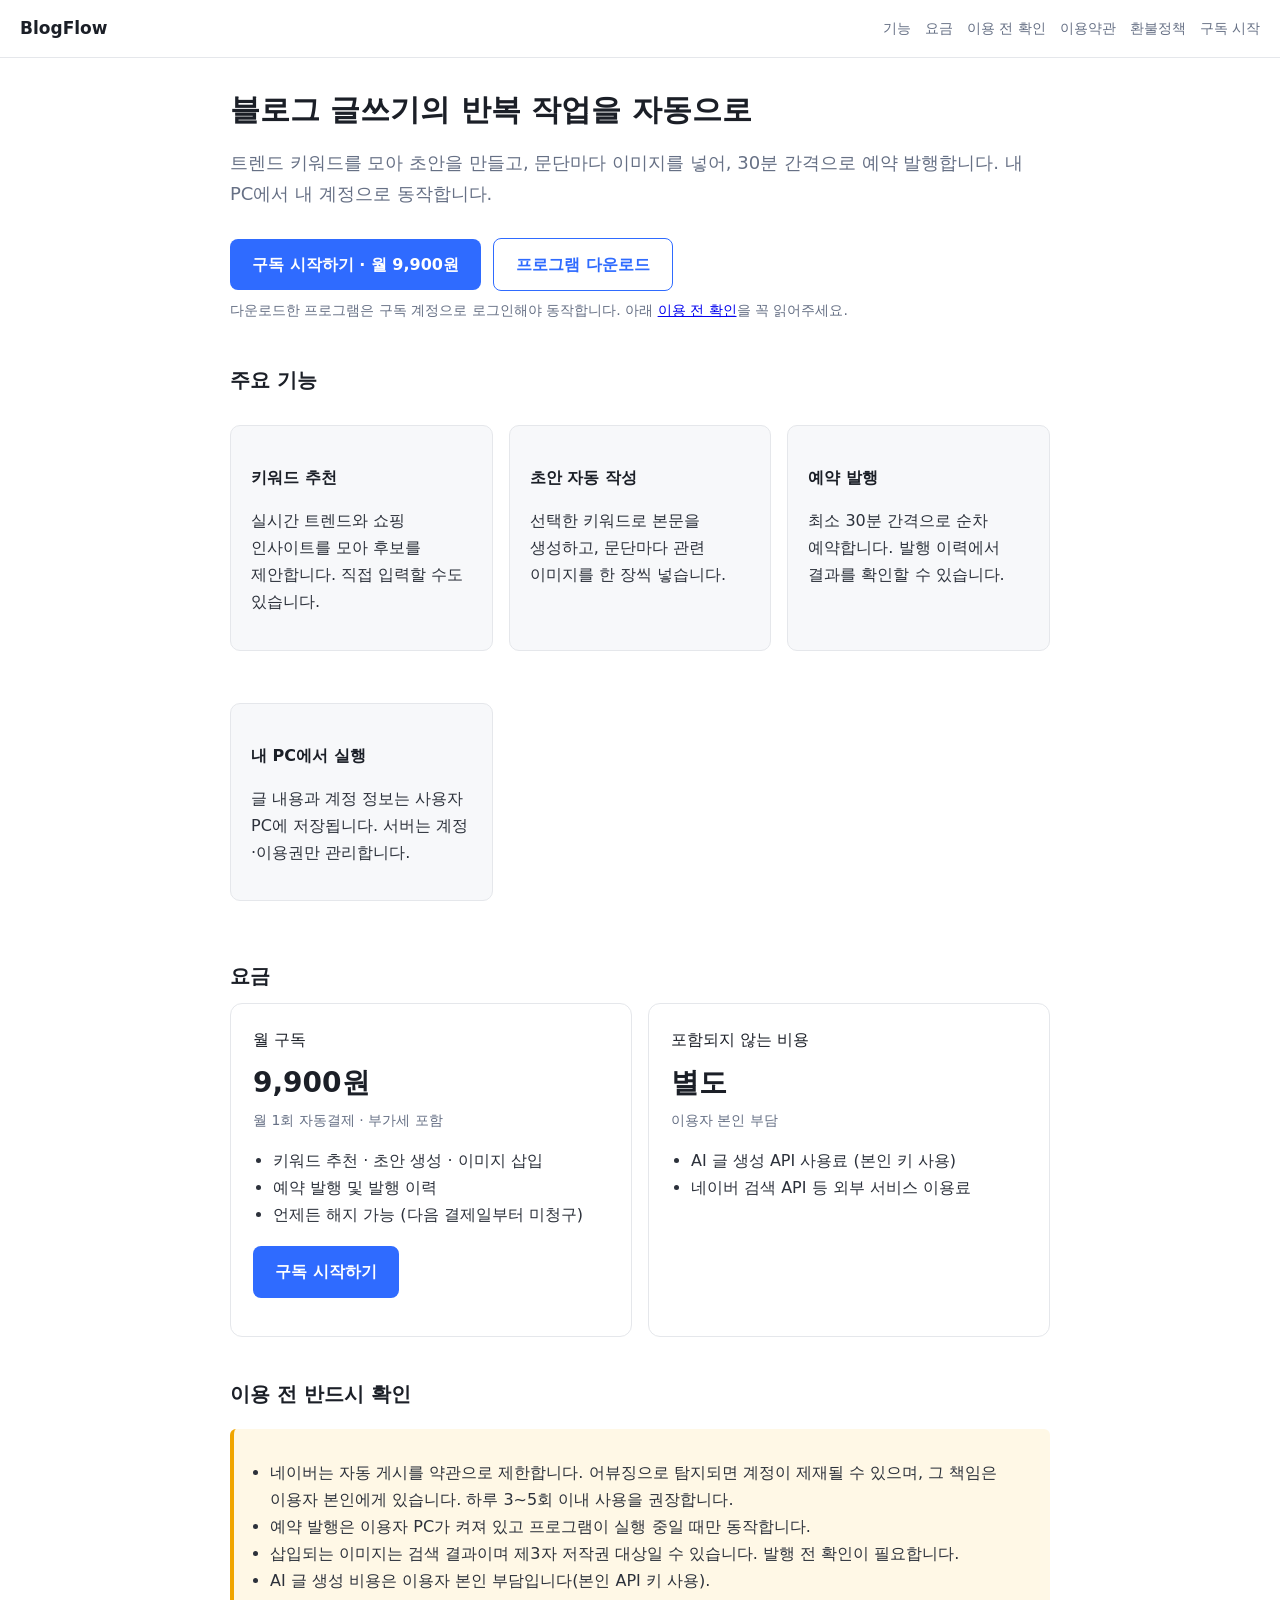
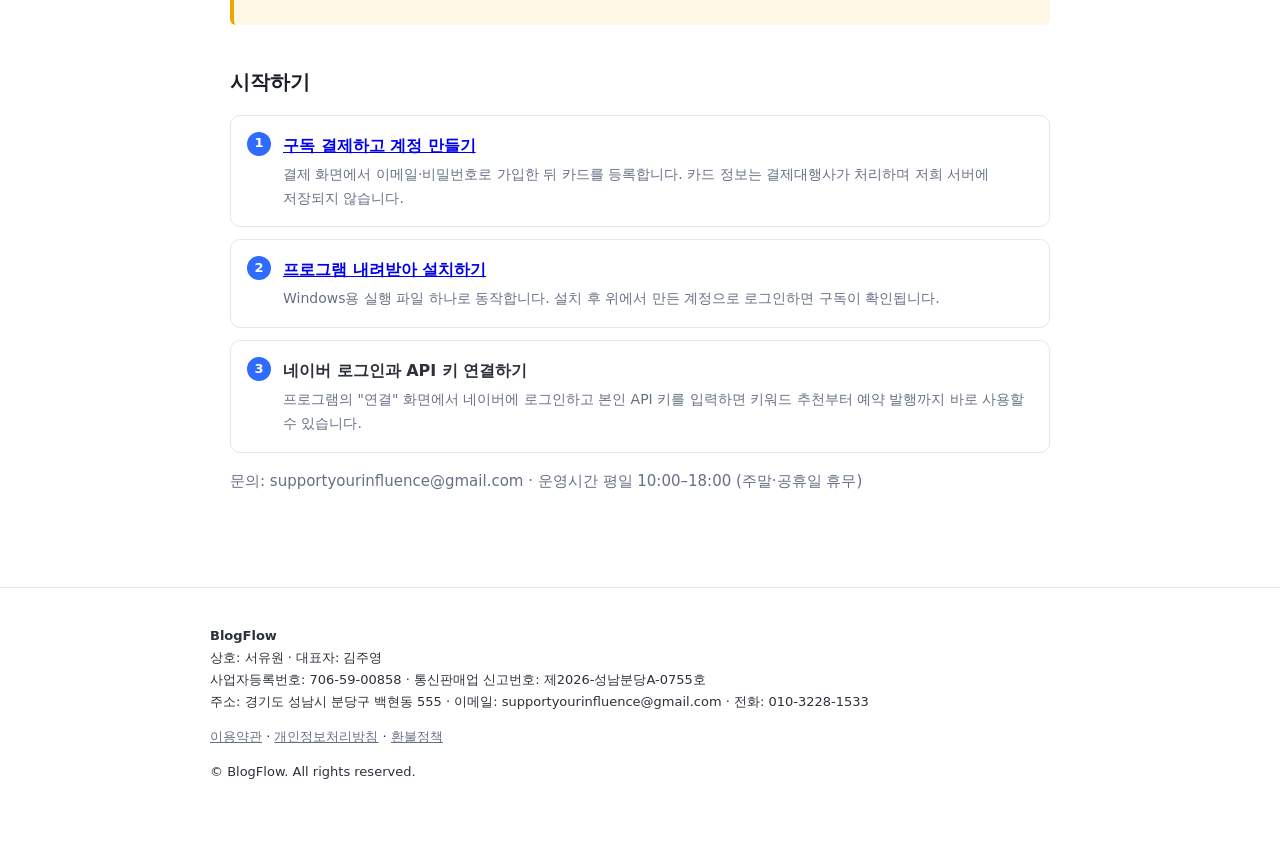
<file: index.html>
<!doctype html>
<html lang="ko">
<head>
<meta charset="utf-8" />
<meta name="viewport" content="width=device-width, initial-scale=1" />
<title>BlogFlow — 네이버 블로그 자동 초안·예약 발행</title>
<meta name="description" content="트렌드 키워드로 블로그 초안을 만들고 이미지까지 넣어 예약 발행하는 도구." />
<link rel="stylesheet" href="/site.css" />
</head>
<body>
<header class="site">
  <span class="brand">BlogFlow</span>
  <nav>
    <a href="#features">기능</a>
    <a href="#pricing">요금</a>
    <a href="#notice">이용 전 확인</a>
    <a href="/terms">이용약관</a>
    <a href="/refund">환불정책</a>
    <a href="/checkout">구독 시작</a>
  </nav>
</header>

<main>
  <h1>블로그 글쓰기의 반복 작업을 자동으로</h1>
  <p class="lead">
    트렌드 키워드를 모아 초안을 만들고, 문단마다 이미지를 넣어, 30분 간격으로
    예약 발행합니다. 내 PC에서 내 계정으로 동작합니다.
  </p>

  <div class="cta-row">
    <a class="cta" href="/checkout">구독 시작하기 · 월 9,900원</a>
    <a class="cta secondary" href="/download">프로그램 다운로드</a>
  </div>
  <p class="cta-note">
    다운로드한 프로그램은 구독 계정으로 로그인해야 동작합니다.
    아래 <a href="#notice">이용 전 확인</a>을 꼭 읽어주세요.
  </p>

<h2 id="features">주요 기능</h2>
  <div class="grid">
    <div class="panel">
      <h3>키워드 추천</h3>
      <p>실시간 트렌드와 쇼핑 인사이트를 모아 후보를 제안합니다. 직접 입력할 수도 있습니다.</p>
    </div>
    <div class="panel">
      <h3>초안 자동 작성</h3>
      <p>선택한 키워드로 본문을 생성하고, 문단마다 관련 이미지를 한 장씩 넣습니다.</p>
    </div>
    <div class="panel">
      <h3>예약 발행</h3>
      <p>최소 30분 간격으로 순차 예약합니다. 발행 이력에서 결과를 확인할 수 있습니다.</p>
    </div>
    <div class="panel">
      <h3>내 PC에서 실행</h3>
      <p>글 내용과 계정 정보는 사용자 PC에 저장됩니다. 서버는 계정·이용권만 관리합니다.</p>
    </div>
  </div>

  <h2 id="pricing">요금</h2>

<div class="grid">
    <div class="price">
      <div>월 구독</div>
      <div class="amount">9,900원</div>
      <div class="per">월 1회 자동결제 · 부가세 포함</div>
      <ul>
        <li>키워드 추천 · 초안 생성 · 이미지 삽입</li>
        <li>예약 발행 및 발행 이력</li>
        <li>언제든 해지 가능 (다음 결제일부터 미청구)</li>
      </ul>
      <p style="margin-top:18px"><a class="cta" href="/checkout">구독 시작하기</a></p>
    </div>
    <div class="price">
      <div>포함되지 않는 비용</div>
      <div class="amount">별도</div>
      <div class="per">이용자 본인 부담</div>
      <ul>
        <li>AI 글 생성 API 사용료 (본인 키 사용)</li>
        <li>네이버 검색 API 등 외부 서비스 이용료</li>
      </ul>
    </div>
  </div>

  <h2 id="notice">이용 전 반드시 확인</h2>
  <div class="notice">
    <ul>
      <li>
        네이버는 자동 게시를 약관으로 제한합니다. 어뷰징으로 탐지되면 계정이 제재될 수
        있으며, 그 책임은 이용자 본인에게 있습니다. 하루 3~5회 이내 사용을 권장합니다.
      </li>
      <li>예약 발행은 이용자 PC가 켜져 있고 프로그램이 실행 중일 때만 동작합니다.</li>
      <li>
        삽입되는 이미지는 검색 결과이며 제3자 저작권 대상일 수 있습니다. 발행 전 확인이
        필요합니다.
      </li>
      <li>AI 글 생성 비용은 이용자 본인 부담입니다(본인 API 키 사용).</li>
    </ul>
  </div>

  <h2 id="start">시작하기</h2>
  <ol class="steps">
    <li>
      <strong><a href="/checkout">구독 결제하고 계정 만들기</a></strong>
      <p>결제 화면에서 이메일·비밀번호로 가입한 뒤 카드를 등록합니다. 카드 정보는
         결제대행사가 처리하며 저희 서버에 저장되지 않습니다.</p>
    </li>
    <li>
      <strong><a href="/download">프로그램 내려받아 설치하기</a></strong>
      <p>Windows용 실행 파일 하나로 동작합니다. 설치 후 위에서 만든 계정으로
         로그인하면 구독이 확인됩니다.</p>
    </li>
    <li>
      <strong>네이버 로그인과 API 키 연결하기</strong>
      <p>프로그램의 "연결" 화면에서 네이버에 로그인하고 본인 API 키를 입력하면
         키워드 추천부터 예약 발행까지 바로 사용할 수 있습니다.</p>
    </li>
  </ol>
  <p class="lead" style="font-size:15px">
    문의: supportyourinfluence@gmail.com · 운영시간 평일 10:00–18:00 (주말·공휴일 휴무)
  </p>
</main>

<footer class="site">
  <div class="biz">
    <p>
      <strong>BlogFlow</strong><br />
      상호: 서유원 · 대표자: 김주영<br />
      사업자등록번호: 706-59-00858 · 통신판매업 신고번호: 제2026-성남분당A-0755호<br />
      주소: 경기도 성남시 분당구 백현동 555 · 이메일: supportyourinfluence@gmail.com · 전화: 010-3228-1533
    </p>
    <p>
      <a href="/terms">이용약관</a> ·
      <a href="/privacy">개인정보처리방침</a> ·
      <a href="/refund">환불정책</a>
    </p>
    <p>© BlogFlow. All rights reserved.</p>
  </div>
</footer>
</body>
</html>
</file>
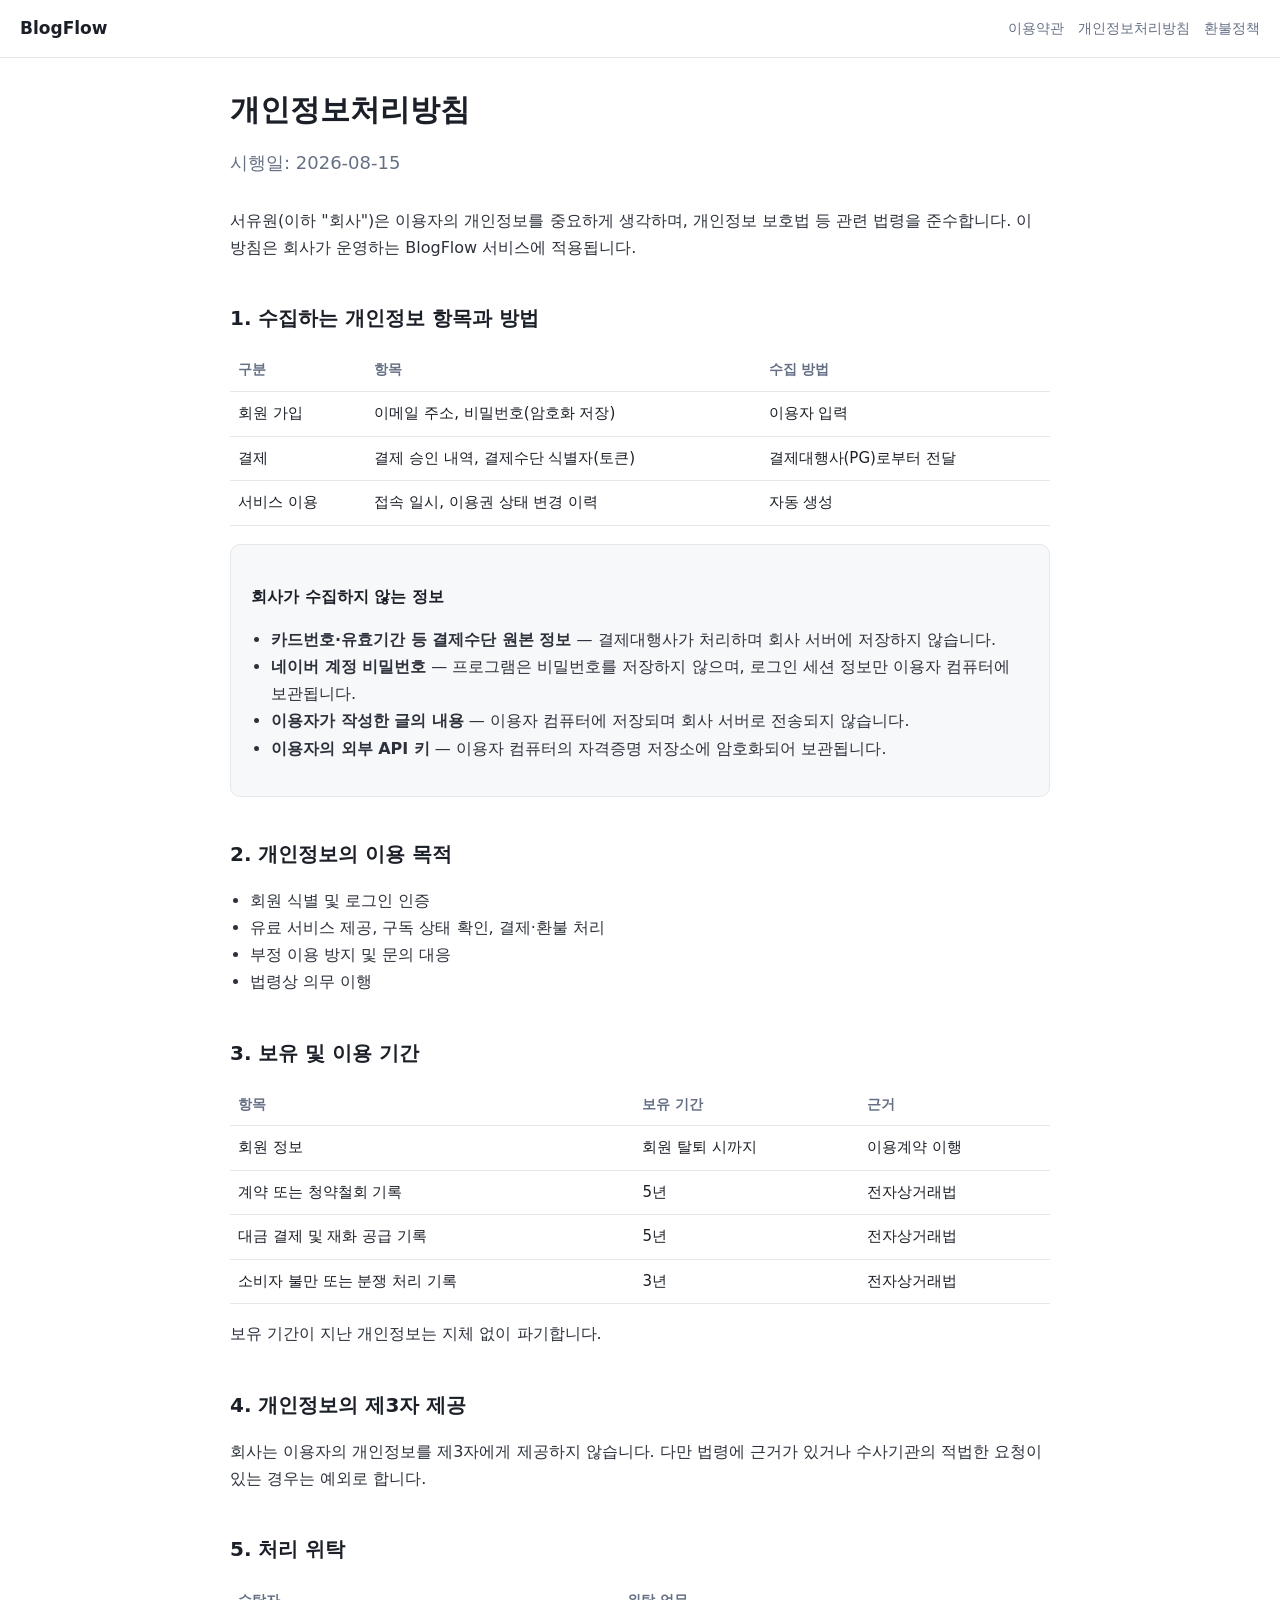
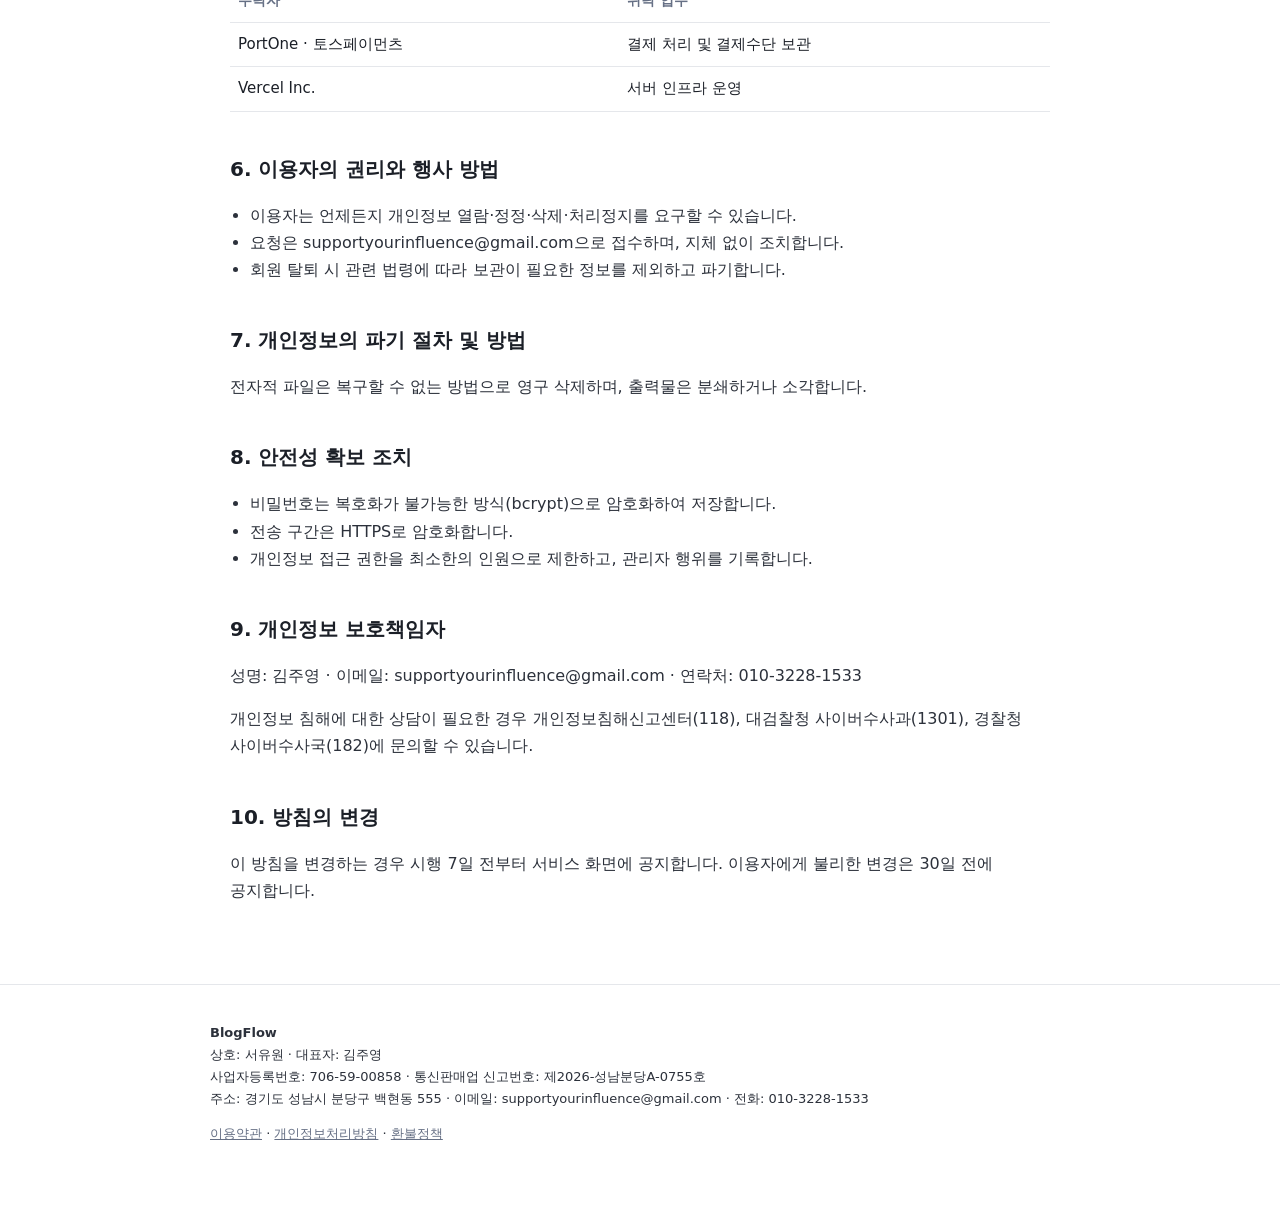
<file: privacy.html>
<!doctype html>
<html lang="ko">
<head>
<meta charset="utf-8" />
<meta name="viewport" content="width=device-width, initial-scale=1" />
<title>개인정보처리방침 — BlogFlow</title>
<link rel="stylesheet" href="/site.css" />
</head>
<body>
<header class="site">
  <span class="brand"><a href="/" style="color:inherit;text-decoration:none">BlogFlow</a></span>
  <nav>
    <a href="/terms">이용약관</a>
    <a href="/privacy">개인정보처리방침</a>
    <a href="/refund">환불정책</a>
  </nav>
</header>

<main>
  <h1>개인정보처리방침</h1>
  <p class="lead">시행일: 2026-08-15</p>

<p>
    서유원(이하 "회사")은 이용자의 개인정보를 중요하게 생각하며, 개인정보 보호법 등
    관련 법령을 준수합니다. 이 방침은 회사가 운영하는 BlogFlow 서비스에 적용됩니다.
  </p>

  <h2>1. 수집하는 개인정보 항목과 방법</h2>
  <table>
    <thead><tr><th>구분</th><th>항목</th><th>수집 방법</th></tr></thead>
    <tbody>
      <tr><td>회원 가입</td><td>이메일 주소, 비밀번호(암호화 저장)</td><td>이용자 입력</td></tr>
      <tr><td>결제</td><td>결제 승인 내역, 결제수단 식별자(토큰)</td><td>결제대행사(PG)로부터 전달</td></tr>
      <tr><td>서비스 이용</td><td>접속 일시, 이용권 상태 변경 이력</td><td>자동 생성</td></tr>
    </tbody>
  </table>

  <div class="panel">
    <h3>회사가 수집하지 않는 정보</h3>
    <ul>
      <li><strong>카드번호·유효기간 등 결제수단 원본 정보</strong> — 결제대행사가 처리하며 회사 서버에 저장하지 않습니다.</li>
      <li><strong>네이버 계정 비밀번호</strong> — 프로그램은 비밀번호를 저장하지 않으며, 로그인 세션 정보만 이용자 컴퓨터에 보관됩니다.</li>
      <li><strong>이용자가 작성한 글의 내용</strong> — 이용자 컴퓨터에 저장되며 회사 서버로 전송되지 않습니다.</li>
      <li><strong>이용자의 외부 API 키</strong> — 이용자 컴퓨터의 자격증명 저장소에 암호화되어 보관됩니다.</li>
    </ul>
  </div>

  <h2>2. 개인정보의 이용 목적</h2>
  <ul>
    <li>회원 식별 및 로그인 인증</li>
    <li>유료 서비스 제공, 구독 상태 확인, 결제·환불 처리</li>
    <li>부정 이용 방지 및 문의 대응</li>
    <li>법령상 의무 이행</li>
  </ul>

  <h2>3. 보유 및 이용 기간</h2>
  <table>
    <thead><tr><th>항목</th><th>보유 기간</th><th>근거</th></tr></thead>
    <tbody>
      <tr><td>회원 정보</td><td>회원 탈퇴 시까지</td><td>이용계약 이행</td></tr>
      <tr><td>계약 또는 청약철회 기록</td><td>5년</td><td>전자상거래법</td></tr>
      <tr><td>대금 결제 및 재화 공급 기록</td><td>5년</td><td>전자상거래법</td></tr>
      <tr><td>소비자 불만 또는 분쟁 처리 기록</td><td>3년</td><td>전자상거래법</td></tr>
    </tbody>
  </table>
  <p>보유 기간이 지난 개인정보는 지체 없이 파기합니다.</p>

  <h2>4. 개인정보의 제3자 제공</h2>
  <p>
    회사는 이용자의 개인정보를 제3자에게 제공하지 않습니다. 다만 법령에 근거가 있거나
    수사기관의 적법한 요청이 있는 경우는 예외로 합니다.
  </p>

  <h2>5. 처리 위탁</h2>
  <table>
    <thead><tr><th>수탁자</th><th>위탁 업무</th></tr></thead>
    <tbody>
      <tr><td>PortOne · 토스페이먼츠</td><td>결제 처리 및 결제수단 보관</td></tr>
      <tr><td>Vercel Inc.</td><td>서버 인프라 운영</td></tr>
    </tbody>
  </table>

  <h2>6. 이용자의 권리와 행사 방법</h2>
  <ul>
    <li>이용자는 언제든지 개인정보 열람·정정·삭제·처리정지를 요구할 수 있습니다.</li>
    <li>요청은 supportyourinfluence@gmail.com으로 접수하며, 지체 없이 조치합니다.</li>
    <li>회원 탈퇴 시 관련 법령에 따라 보관이 필요한 정보를 제외하고 파기합니다.</li>
  </ul>

  <h2>7. 개인정보의 파기 절차 및 방법</h2>
  <p>
    전자적 파일은 복구할 수 없는 방법으로 영구 삭제하며, 출력물은 분쇄하거나 소각합니다.
  </p>

  <h2>8. 안전성 확보 조치</h2>
  <ul>
    <li>비밀번호는 복호화가 불가능한 방식(bcrypt)으로 암호화하여 저장합니다.</li>
    <li>전송 구간은 HTTPS로 암호화합니다.</li>
    <li>개인정보 접근 권한을 최소한의 인원으로 제한하고, 관리자 행위를 기록합니다.</li>
  </ul>

  <h2>9. 개인정보 보호책임자</h2>
  <p>
    성명: 김주영 · 이메일: supportyourinfluence@gmail.com · 연락처: 010-3228-1533
  </p>
  <p>
    개인정보 침해에 대한 상담이 필요한 경우 개인정보침해신고센터(118),
    대검찰청 사이버수사과(1301), 경찰청 사이버수사국(182)에 문의할 수 있습니다.
  </p>

  <h2>10. 방침의 변경</h2>
  <p>
    이 방침을 변경하는 경우 시행 7일 전부터 서비스 화면에 공지합니다. 이용자에게 불리한
    변경은 30일 전에 공지합니다.
  </p>
</main>

<footer class="site">
  <div class="biz">
    <p>
      <strong>BlogFlow</strong><br />
      상호: 서유원 · 대표자: 김주영<br />
      사업자등록번호: 706-59-00858 · 통신판매업 신고번호: 제2026-성남분당A-0755호<br />
      주소: 경기도 성남시 분당구 백현동 555 · 이메일: supportyourinfluence@gmail.com · 전화: 010-3228-1533
    </p>
    <p>
      <a href="/terms">이용약관</a> ·
      <a href="/privacy">개인정보처리방침</a> ·
      <a href="/refund">환불정책</a>
    </p>
  </div>
</footer>
</body>
</html>
</file>
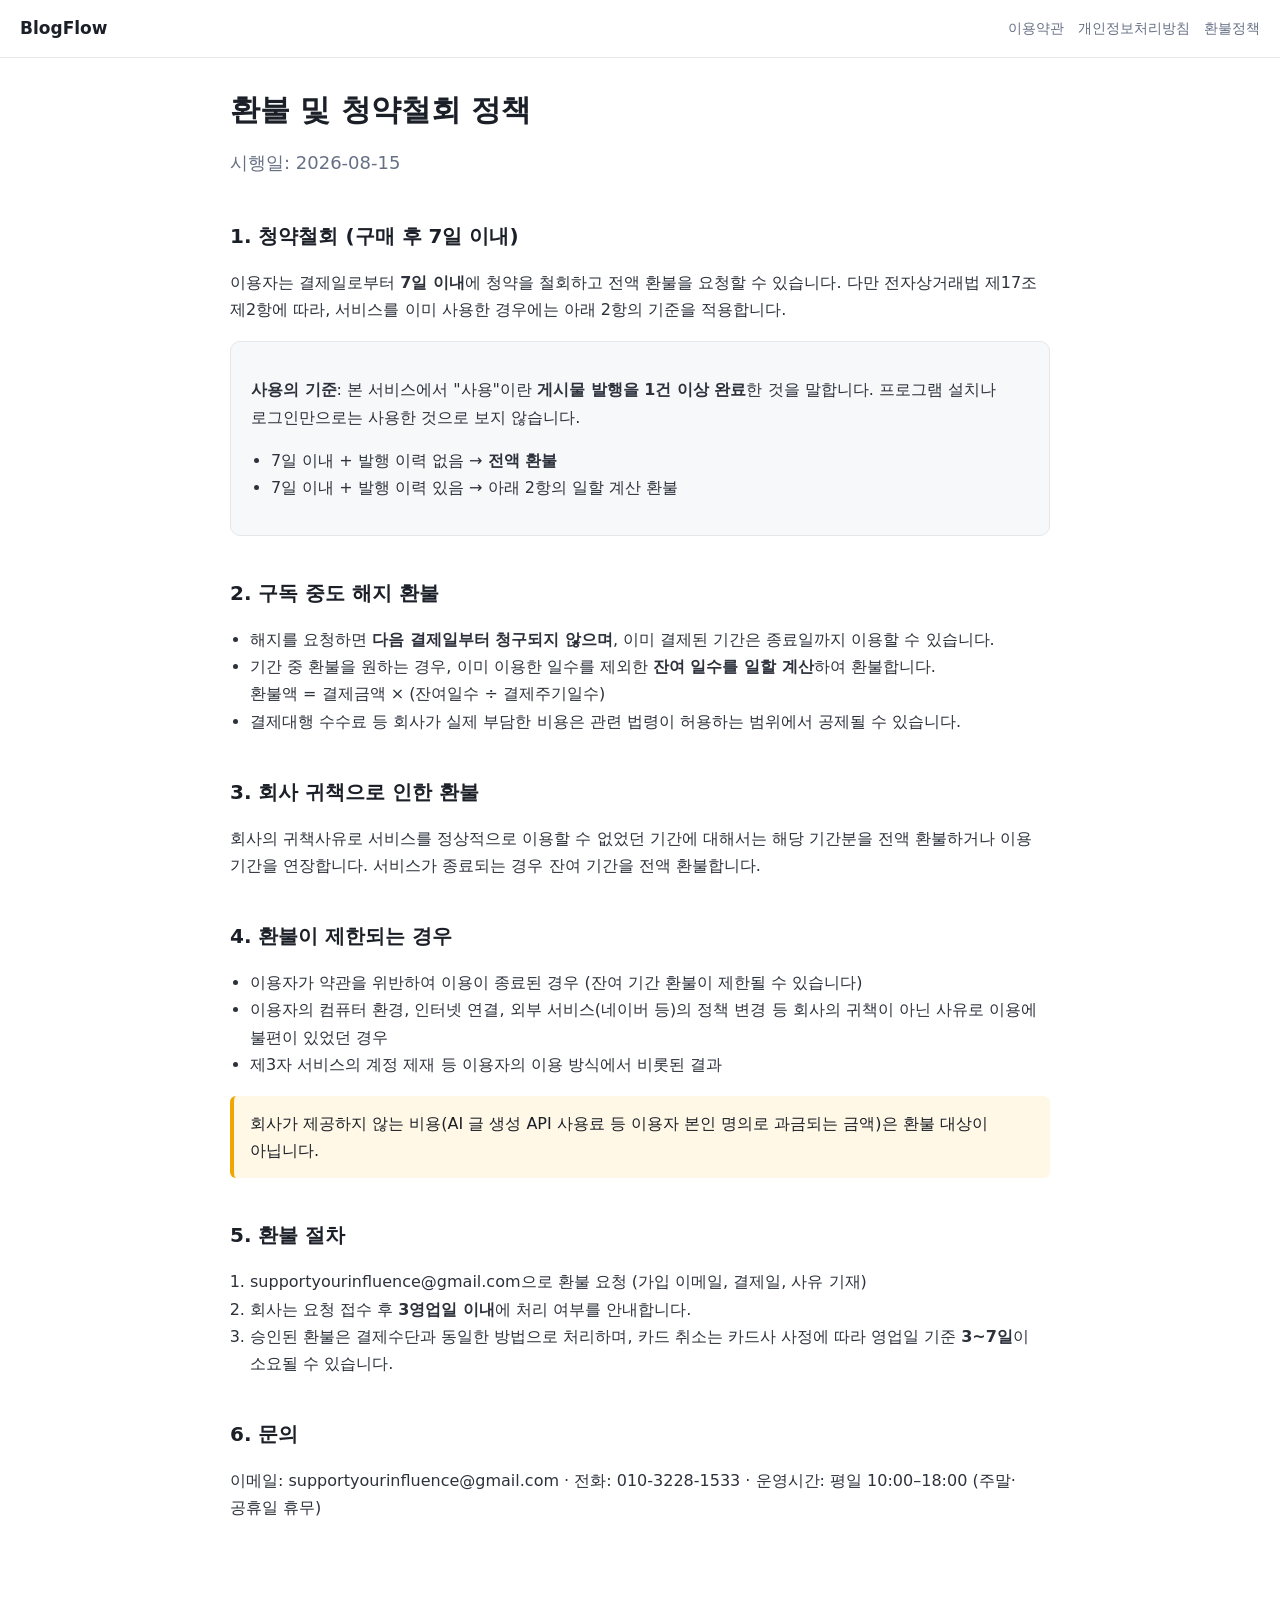
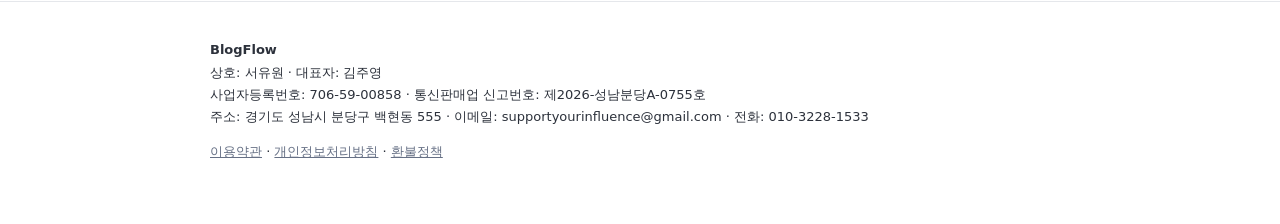
<file: refund.html>
<!doctype html>
<html lang="ko">
<head>
<meta charset="utf-8" />
<meta name="viewport" content="width=device-width, initial-scale=1" />
<title>환불정책 — BlogFlow</title>
<link rel="stylesheet" href="/site.css" />
</head>
<body>
<header class="site">
  <span class="brand"><a href="/" style="color:inherit;text-decoration:none">BlogFlow</a></span>
  <nav>
    <a href="/terms">이용약관</a>
    <a href="/privacy">개인정보처리방침</a>
    <a href="/refund">환불정책</a>
  </nav>
</header>

<main>
  <h1>환불 및 청약철회 정책</h1>
  <p class="lead">시행일: 2026-08-15</p>

<h2>1. 청약철회 (구매 후 7일 이내)</h2>
  <p>
    이용자는 결제일로부터 <strong>7일 이내</strong>에 청약을 철회하고 전액 환불을 요청할 수
    있습니다. 다만 전자상거래법 제17조 제2항에 따라, 서비스를 이미 사용한 경우에는 아래
    2항의 기준을 적용합니다.
  </p>
  <div class="panel">
    <p>
      <strong>사용의 기준</strong>: 본 서비스에서 "사용"이란 <strong>게시물 발행을 1건 이상
      완료</strong>한 것을 말합니다. 프로그램 설치나 로그인만으로는 사용한 것으로 보지
      않습니다.
    </p>
    <ul>
      <li>7일 이내 + 발행 이력 없음 → <strong>전액 환불</strong></li>
      <li>7일 이내 + 발행 이력 있음 → 아래 2항의 일할 계산 환불</li>
    </ul>
  </div>

  <h2>2. 구독 중도 해지 환불</h2>
  <ul>
    <li>
      해지를 요청하면 <strong>다음 결제일부터 청구되지 않으며</strong>, 이미 결제된 기간은
      종료일까지 이용할 수 있습니다.
    </li>
    <li>
      기간 중 환불을 원하는 경우, 이미 이용한 일수를 제외한 <strong>잔여 일수를 일할
      계산</strong>하여 환불합니다.
      <br />
      환불액 = 결제금액 × (잔여일수 ÷ 결제주기일수)
    </li>
    <li>
      결제대행 수수료 등 회사가 실제 부담한 비용은 관련 법령이 허용하는 범위에서 공제될 수
      있습니다.
    </li>
  </ul>

  <h2>3. 회사 귀책으로 인한 환불</h2>
  <p>
    회사의 귀책사유로 서비스를 정상적으로 이용할 수 없었던 기간에 대해서는 해당 기간분을
    전액 환불하거나 이용 기간을 연장합니다. 서비스가 종료되는 경우 잔여 기간을 전액
    환불합니다.
  </p>

  <h2>4. 환불이 제한되는 경우</h2>
  <ul>
    <li>이용자가 약관을 위반하여 이용이 종료된 경우 (잔여 기간 환불이 제한될 수 있습니다)</li>
    <li>
      이용자의 컴퓨터 환경, 인터넷 연결, 외부 서비스(네이버 등)의 정책 변경 등 회사의
      귀책이 아닌 사유로 이용에 불편이 있었던 경우
    </li>
    <li>
      제3자 서비스의 계정 제재 등 이용자의 이용 방식에서 비롯된 결과
    </li>
  </ul>
  <div class="notice">
    회사가 제공하지 않는 비용(AI 글 생성 API 사용료 등 이용자 본인 명의로 과금되는 금액)은
    환불 대상이 아닙니다.
  </div>

  <h2>5. 환불 절차</h2>
  <ol>
    <li>supportyourinfluence@gmail.com으로 환불 요청 (가입 이메일, 결제일, 사유 기재)</li>
    <li>회사는 요청 접수 후 <strong>3영업일 이내</strong>에 처리 여부를 안내합니다.</li>
    <li>
      승인된 환불은 결제수단과 동일한 방법으로 처리하며, 카드 취소는 카드사 사정에 따라
      영업일 기준 <strong>3~7일</strong>이 소요될 수 있습니다.
    </li>
  </ol>

  <h2>6. 문의</h2>
  <p>이메일: supportyourinfluence@gmail.com · 전화: 010-3228-1533 · 운영시간: 평일 10:00–18:00 (주말·공휴일 휴무)</p>
</main>

<footer class="site">
  <div class="biz">
    <p>
      <strong>BlogFlow</strong><br />
      상호: 서유원 · 대표자: 김주영<br />
      사업자등록번호: 706-59-00858 · 통신판매업 신고번호: 제2026-성남분당A-0755호<br />
      주소: 경기도 성남시 분당구 백현동 555 · 이메일: supportyourinfluence@gmail.com · 전화: 010-3228-1533
    </p>
    <p>
      <a href="/terms">이용약관</a> ·
      <a href="/privacy">개인정보처리방침</a> ·
      <a href="/refund">환불정책</a>
    </p>
  </div>
</footer>
</body>
</html>
</file>
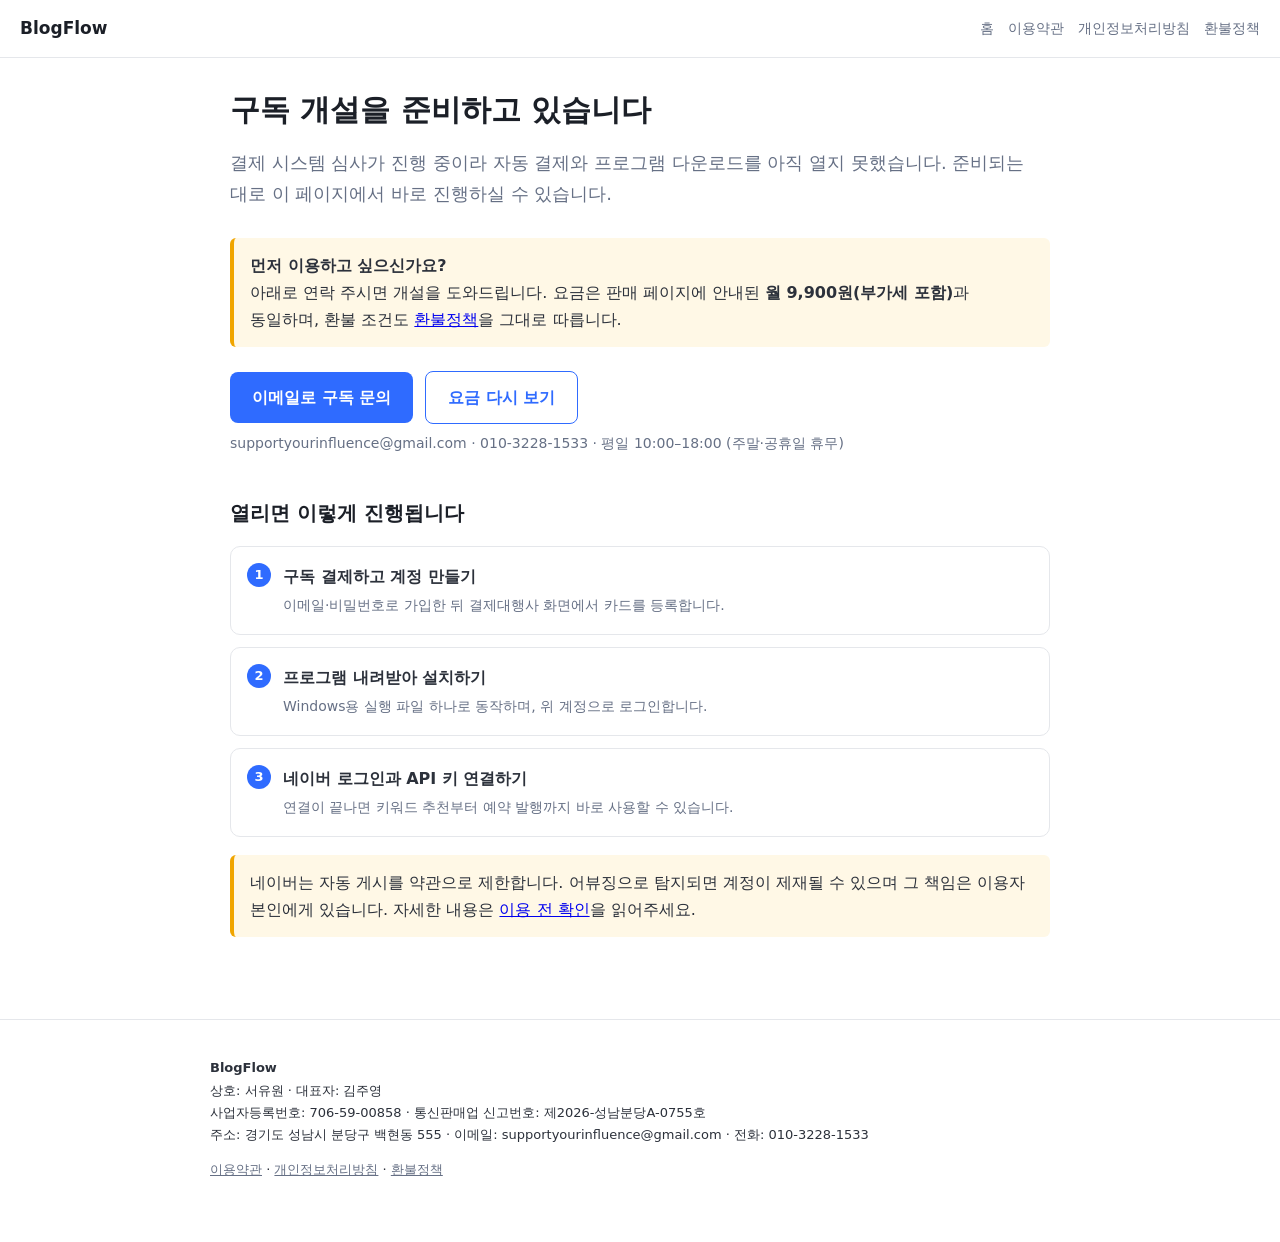
<file: start.html>
<!doctype html>
<html lang="ko">
<head>
<meta charset="utf-8" />
<meta name="viewport" content="width=device-width, initial-scale=1" />
<title>구독 시작 — BlogFlow</title>
<meta name="robots" content="noindex" />
<link rel="stylesheet" href="/site.css" />
</head>
<body>
<header class="site">
  <span class="brand"><a href="/" style="color:inherit;text-decoration:none">BlogFlow</a></span>
  <nav>
    <a href="/">홈</a>
    <a href="/terms">이용약관</a>
    <a href="/privacy">개인정보처리방침</a>
    <a href="/refund">환불정책</a>
  </nav>
</header>

<main>
  <h1>구독 개설을 준비하고 있습니다</h1>
  <p class="lead">
    결제 시스템 심사가 진행 중이라 자동 결제와 프로그램 다운로드를 아직 열지
    못했습니다. 준비되는 대로 이 페이지에서 바로 진행하실 수 있습니다.
  </p>

  <div class="notice">
    <p style="margin:0">
      <strong>먼저 이용하고 싶으신가요?</strong><br />
      아래로 연락 주시면 개설을 도와드립니다. 요금은 판매 페이지에 안내된
      <strong>월 9,900원(부가세 포함)</strong>과 동일하며, 환불 조건도
      <a href="/refund">환불정책</a>을 그대로 따릅니다.
    </p>
  </div>

  <div class="cta-row">
    <a class="cta" href="mailto:supportyourinfluence@gmail.com?subject=BlogFlow%20%EA%B5%AC%EB%8F%85%20%EB%AC%B8%EC%9D%98">
      이메일로 구독 문의
    </a>
    <a class="cta secondary" href="/#pricing">요금 다시 보기</a>
  </div>
  <p class="cta-note">
    supportyourinfluence@gmail.com · 010-3228-1533 · 평일 10:00–18:00 (주말·공휴일 휴무)
  </p>

  <h2>열리면 이렇게 진행됩니다</h2>
  <ol class="steps">
    <li>
      <strong>구독 결제하고 계정 만들기</strong>
      <p>이메일·비밀번호로 가입한 뒤 결제대행사 화면에서 카드를 등록합니다.</p>
    </li>
    <li>
      <strong>프로그램 내려받아 설치하기</strong>
      <p>Windows용 실행 파일 하나로 동작하며, 위 계정으로 로그인합니다.</p>
    </li>
    <li>
      <strong>네이버 로그인과 API 키 연결하기</strong>
      <p>연결이 끝나면 키워드 추천부터 예약 발행까지 바로 사용할 수 있습니다.</p>
    </li>
  </ol>

  <div class="notice">
    <p style="margin:0">
      네이버는 자동 게시를 약관으로 제한합니다. 어뷰징으로 탐지되면 계정이 제재될 수
      있으며 그 책임은 이용자 본인에게 있습니다. 자세한 내용은
      <a href="/#notice">이용 전 확인</a>을 읽어주세요.
    </p>
  </div>
</main>

<footer class="site">
  <div class="biz">
    <p>
      <strong>BlogFlow</strong><br />
      상호: 서유원 · 대표자: 김주영<br />
      사업자등록번호: 706-59-00858 · 통신판매업 신고번호: 제2026-성남분당A-0755호<br />
      주소: 경기도 성남시 분당구 백현동 555 · 이메일: supportyourinfluence@gmail.com · 전화: 010-3228-1533
    </p>
    <p>
      <a href="/terms">이용약관</a> ·
      <a href="/privacy">개인정보처리방침</a> ·
      <a href="/refund">환불정책</a>
    </p>
  </div>
</footer>
</body>
</html>
</file>
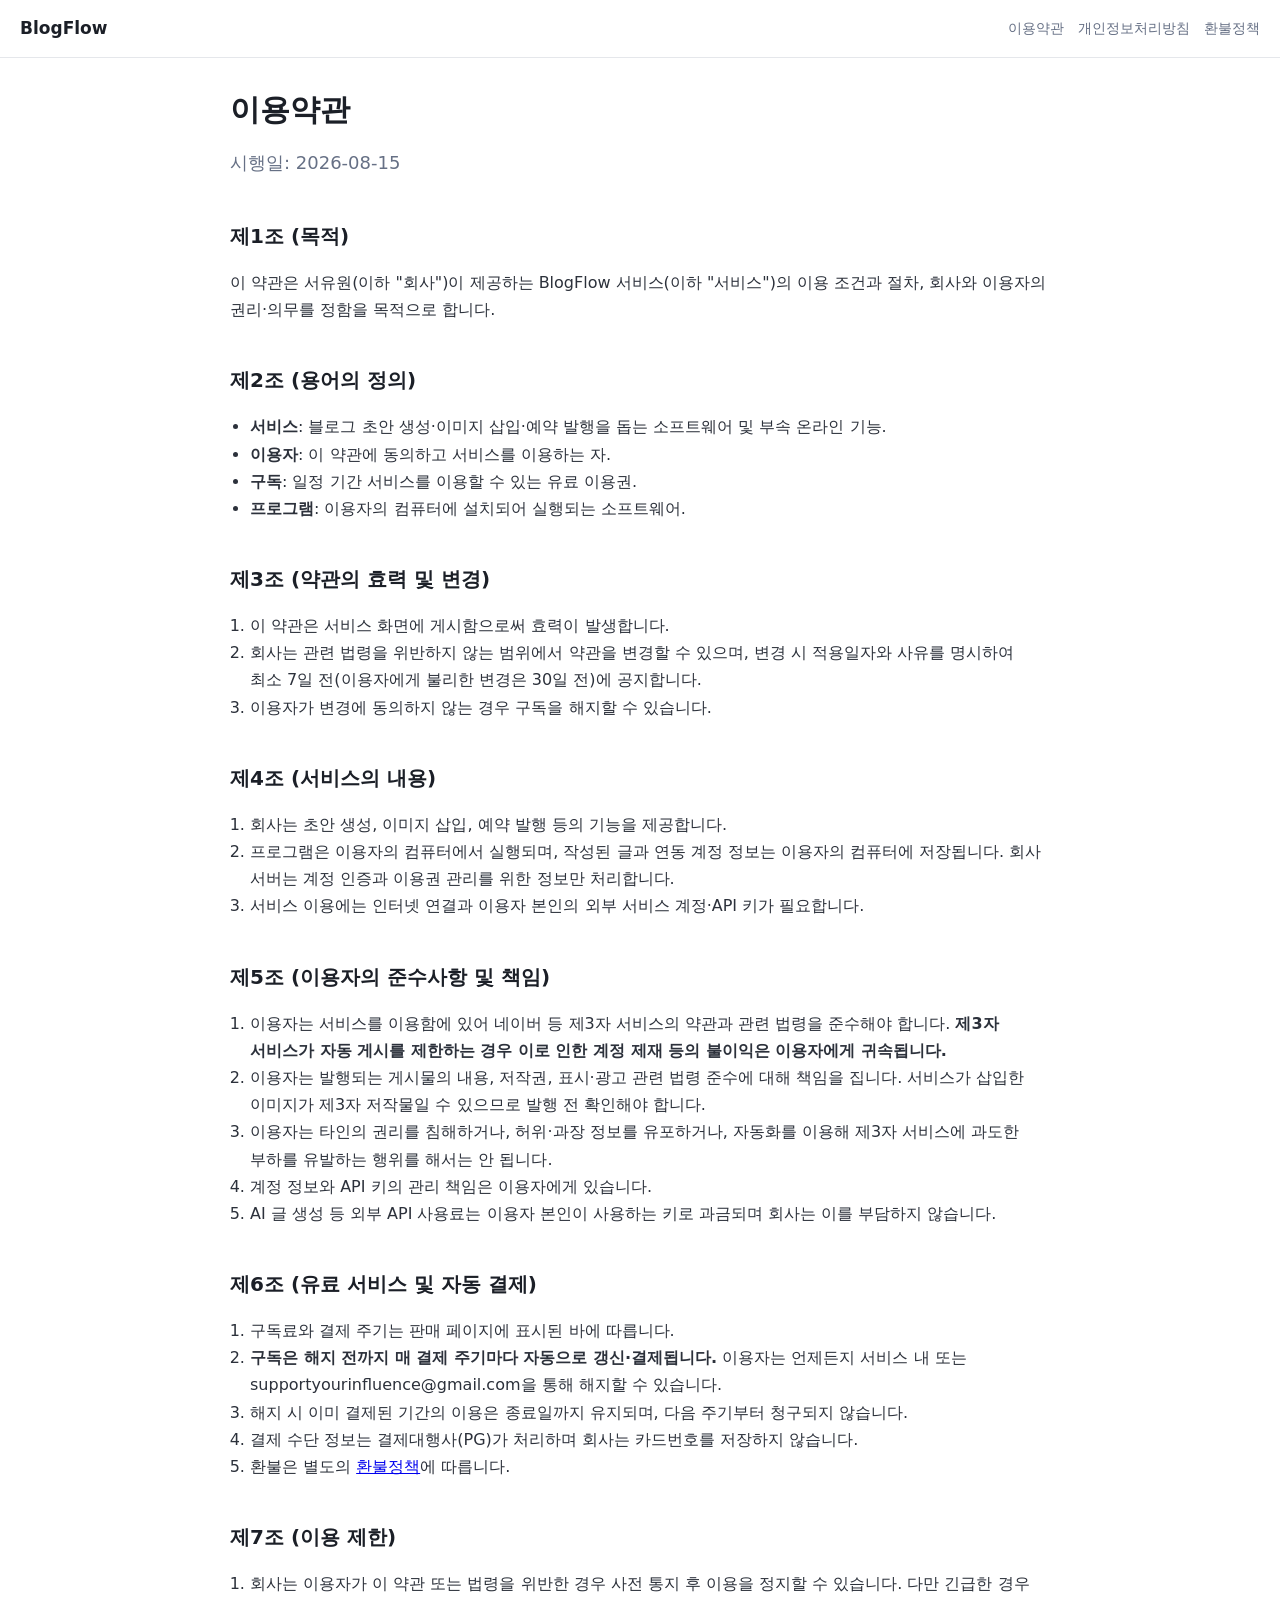
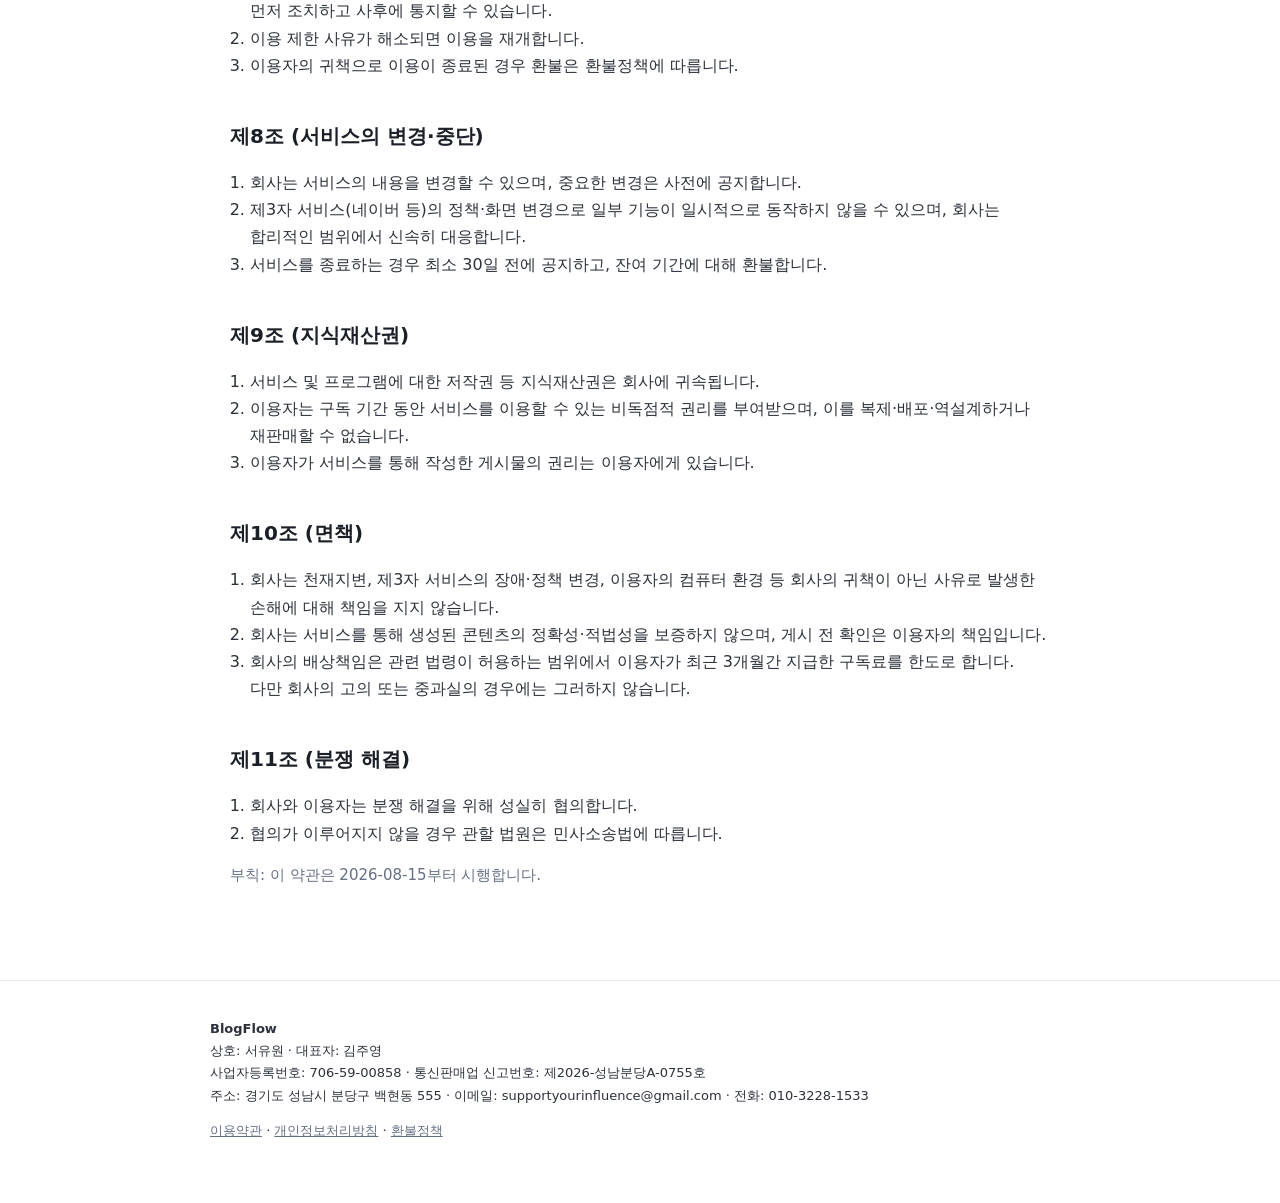
<file: terms.html>
<!doctype html>
<html lang="ko">
<head>
<meta charset="utf-8" />
<meta name="viewport" content="width=device-width, initial-scale=1" />
<title>이용약관 — BlogFlow</title>
<link rel="stylesheet" href="/site.css" />
</head>
<body>
<header class="site">
  <span class="brand"><a href="/" style="color:inherit;text-decoration:none">BlogFlow</a></span>
  <nav>
    <a href="/terms">이용약관</a>
    <a href="/privacy">개인정보처리방침</a>
    <a href="/refund">환불정책</a>
  </nav>
</header>

<main>
  <h1>이용약관</h1>
  <p class="lead">시행일: 2026-08-15</p>

<h2>제1조 (목적)</h2>
  <p>
    이 약관은 서유원(이하 "회사")이 제공하는 BlogFlow 서비스(이하 "서비스")의
    이용 조건과 절차, 회사와 이용자의 권리·의무를 정함을 목적으로 합니다.
  </p>

  <h2>제2조 (용어의 정의)</h2>
  <ul>
    <li><strong>서비스</strong>: 블로그 초안 생성·이미지 삽입·예약 발행을 돕는 소프트웨어 및 부속 온라인 기능.</li>
    <li><strong>이용자</strong>: 이 약관에 동의하고 서비스를 이용하는 자.</li>
    <li><strong>구독</strong>: 일정 기간 서비스를 이용할 수 있는 유료 이용권.</li>
    <li><strong>프로그램</strong>: 이용자의 컴퓨터에 설치되어 실행되는 소프트웨어.</li>
  </ul>

  <h2>제3조 (약관의 효력 및 변경)</h2>
  <ol>
    <li>이 약관은 서비스 화면에 게시함으로써 효력이 발생합니다.</li>
    <li>
      회사는 관련 법령을 위반하지 않는 범위에서 약관을 변경할 수 있으며, 변경 시
      적용일자와 사유를 명시하여 최소 7일 전(이용자에게 불리한 변경은 30일 전)에
      공지합니다.
    </li>
    <li>이용자가 변경에 동의하지 않는 경우 구독을 해지할 수 있습니다.</li>
  </ol>

  <h2>제4조 (서비스의 내용)</h2>
  <ol>
    <li>회사는 초안 생성, 이미지 삽입, 예약 발행 등의 기능을 제공합니다.</li>
    <li>
      프로그램은 이용자의 컴퓨터에서 실행되며, 작성된 글과 연동 계정 정보는 이용자의
      컴퓨터에 저장됩니다. 회사 서버는 계정 인증과 이용권 관리를 위한 정보만 처리합니다.
    </li>
    <li>서비스 이용에는 인터넷 연결과 이용자 본인의 외부 서비스 계정·API 키가 필요합니다.</li>
  </ol>

  <h2>제5조 (이용자의 준수사항 및 책임)</h2>
  <ol>
    <li>
      이용자는 서비스를 이용함에 있어 네이버 등 제3자 서비스의 약관과 관련 법령을 준수해야
      합니다. <strong>제3자 서비스가 자동 게시를 제한하는 경우 이로 인한 계정 제재 등의
      불이익은 이용자에게 귀속됩니다.</strong>
    </li>
    <li>
      이용자는 발행되는 게시물의 내용, 저작권, 표시·광고 관련 법령 준수에 대해 책임을
      집니다. 서비스가 삽입한 이미지가 제3자 저작물일 수 있으므로 발행 전 확인해야 합니다.
    </li>
    <li>
      이용자는 타인의 권리를 침해하거나, 허위·과장 정보를 유포하거나, 자동화를 이용해
      제3자 서비스에 과도한 부하를 유발하는 행위를 해서는 안 됩니다.
    </li>
    <li>계정 정보와 API 키의 관리 책임은 이용자에게 있습니다.</li>
    <li>
      AI 글 생성 등 외부 API 사용료는 이용자 본인이 사용하는 키로 과금되며 회사는 이를
      부담하지 않습니다.
    </li>
  </ol>

  <h2>제6조 (유료 서비스 및 자동 결제)</h2>
  <ol>
    <li>구독료와 결제 주기는 판매 페이지에 표시된 바에 따릅니다.</li>
    <li>
      <strong>구독은 해지 전까지 매 결제 주기마다 자동으로 갱신·결제됩니다.</strong>
      이용자는 언제든지 서비스 내 또는 supportyourinfluence@gmail.com을 통해 해지할 수 있습니다.
    </li>
    <li>해지 시 이미 결제된 기간의 이용은 종료일까지 유지되며, 다음 주기부터 청구되지 않습니다.</li>
    <li>결제 수단 정보는 결제대행사(PG)가 처리하며 회사는 카드번호를 저장하지 않습니다.</li>
    <li>환불은 별도의 <a href="/refund">환불정책</a>에 따릅니다.</li>
  </ol>

  <h2>제7조 (이용 제한)</h2>
  <ol>
    <li>
      회사는 이용자가 이 약관 또는 법령을 위반한 경우 사전 통지 후 이용을 정지할 수
      있습니다. 다만 긴급한 경우 먼저 조치하고 사후에 통지할 수 있습니다.
    </li>
    <li>이용 제한 사유가 해소되면 이용을 재개합니다.</li>
    <li>이용자의 귀책으로 이용이 종료된 경우 환불은 환불정책에 따릅니다.</li>
  </ol>

  <h2>제8조 (서비스의 변경·중단)</h2>
  <ol>
    <li>회사는 서비스의 내용을 변경할 수 있으며, 중요한 변경은 사전에 공지합니다.</li>
    <li>
      제3자 서비스(네이버 등)의 정책·화면 변경으로 일부 기능이 일시적으로 동작하지 않을 수
      있으며, 회사는 합리적인 범위에서 신속히 대응합니다.
    </li>
    <li>서비스를 종료하는 경우 최소 30일 전에 공지하고, 잔여 기간에 대해 환불합니다.</li>
  </ol>

  <h2>제9조 (지식재산권)</h2>
  <ol>
    <li>서비스 및 프로그램에 대한 저작권 등 지식재산권은 회사에 귀속됩니다.</li>
    <li>
      이용자는 구독 기간 동안 서비스를 이용할 수 있는 비독점적 권리를 부여받으며, 이를
      복제·배포·역설계하거나 재판매할 수 없습니다.
    </li>
    <li>이용자가 서비스를 통해 작성한 게시물의 권리는 이용자에게 있습니다.</li>
  </ol>

  <h2>제10조 (면책)</h2>
  <ol>
    <li>
      회사는 천재지변, 제3자 서비스의 장애·정책 변경, 이용자의 컴퓨터 환경 등 회사의
      귀책이 아닌 사유로 발생한 손해에 대해 책임을 지지 않습니다.
    </li>
    <li>
      회사는 서비스를 통해 생성된 콘텐츠의 정확성·적법성을 보증하지 않으며, 게시 전 확인은
      이용자의 책임입니다.
    </li>
    <li>
      회사의 배상책임은 관련 법령이 허용하는 범위에서 이용자가 최근 3개월간 지급한
      구독료를 한도로 합니다. 다만 회사의 고의 또는 중과실의 경우에는 그러하지 않습니다.
    </li>
  </ol>

  <h2>제11조 (분쟁 해결)</h2>
  <ol>
    <li>회사와 이용자는 분쟁 해결을 위해 성실히 협의합니다.</li>
    <li>협의가 이루어지지 않을 경우 관할 법원은 민사소송법에 따릅니다.</li>
  </ol>

  <p class="lead" style="font-size:15px">부칙: 이 약관은 2026-08-15부터 시행합니다.</p>
</main>

<footer class="site">
  <div class="biz">
    <p>
      <strong>BlogFlow</strong><br />
      상호: 서유원 · 대표자: 김주영<br />
      사업자등록번호: 706-59-00858 · 통신판매업 신고번호: 제2026-성남분당A-0755호<br />
      주소: 경기도 성남시 분당구 백현동 555 · 이메일: supportyourinfluence@gmail.com · 전화: 010-3228-1533
    </p>
    <p>
      <a href="/terms">이용약관</a> ·
      <a href="/privacy">개인정보처리방침</a> ·
      <a href="/refund">환불정책</a>
    </p>
  </div>
</footer>
</body>
</html>
</file>
<file: site.css>
/* Shared styling for the public pages (landing + legal documents).
   Plain CSS on purpose: PG reviewers open these directly, and a build step
   would be one more thing that can break before an audit. */

:root {
  --bg: #ffffff;
  --text: #1b1f27;
  --muted: #667085;
  --line: #e5e7eb;
  --accent: #2f6bff;
  --panel: #f7f8fa;
  --ok: #0f9d58;
}

* { box-sizing: border-box; }

body {
  margin: 0;
  background: var(--bg);
  color: var(--text);
  font: 16px/1.7 system-ui, -apple-system, "Segoe UI", "Malgun Gothic", sans-serif;
  word-break: keep-all;
}

header.site {
  border-bottom: 1px solid var(--line);
  padding: 14px 20px;
  display: flex;
  align-items: center;
  gap: 16px;
}

header.site .brand { font-weight: 700; font-size: 17px; }
header.site nav { margin-left: auto; display: flex; gap: 14px; flex-wrap: wrap; }
header.site nav a { color: var(--muted); text-decoration: none; font-size: 14px; }
header.site nav a:hover { color: var(--accent); }

main { max-width: 860px; margin: 0 auto; padding: 32px 20px 64px; }

h1 { font-size: 30px; line-height: 1.35; margin: 0 0 12px; }
h2 { font-size: 20px; margin: 32px 0 10px; padding-top: 8px; }
h3 { font-size: 16px; margin: 20px 0 6px; }
p, li { color: #2c313b; }
ul, ol { padding-left: 20px; }

.lead { font-size: 18px; color: var(--muted); margin-bottom: 28px; }

.panel {
  background: var(--panel);
  border: 1px solid var(--line);
  border-radius: 10px;
  padding: 18px 20px;
  margin: 18px 0;
}

.notice {
  border-left: 4px solid #f0a500;
  background: #fff8e6;
  padding: 14px 16px;
  border-radius: 6px;
  margin: 18px 0;
}

.todo {
  border-left: 4px solid #d92d20;
  background: #fff1f0;
  padding: 14px 16px;
  border-radius: 6px;
  margin: 18px 0;
  font-size: 14px;
}

.grid { display: grid; gap: 16px; grid-template-columns: repeat(auto-fit, minmax(240px, 1fr)); }

/* Call-to-action buttons. A sales page with no visible way to buy was the
   original defect these styles exist to fix. */
.cta {
  display: inline-block;
  background: var(--accent);
  color: #fff;
  padding: 12px 22px;
  border-radius: 8px;
  text-decoration: none;
  font-weight: 600;
  font-size: 16px;
}
.cta:hover { filter: brightness(1.08); }
.cta.secondary {
  background: #fff;
  color: var(--accent);
  border: 1px solid var(--accent);
}
.cta-row { display: flex; gap: 12px; flex-wrap: wrap; align-items: center; margin: 24px 0 8px; }
.cta-note { color: var(--muted); font-size: 14px; margin: 0 0 28px; }

/* Numbered steps on the "시작하기" section, so the path from paying to
   publishing is visible at a glance rather than buried in prose. */
.steps { list-style: none; padding: 0; margin: 16px 0; counter-reset: step; }
.steps li {
  counter-increment: step;
  border: 1px solid var(--line);
  border-radius: 10px;
  padding: 16px 18px 16px 52px;
  margin-bottom: 12px;
  position: relative;
}
.steps li::before {
  content: counter(step);
  position: absolute;
  left: 16px;
  top: 16px;
  width: 24px;
  height: 24px;
  border-radius: 50%;
  background: var(--accent);
  color: #fff;
  font-size: 13px;
  font-weight: 700;
  display: flex;
  align-items: center;
  justify-content: center;
}
.steps li strong { display: block; margin-bottom: 4px; }
.steps li p { margin: 0; font-size: 14px; color: var(--muted); }

.price {
  border: 1px solid var(--line);
  border-radius: 12px;
  padding: 22px;
}
.price .amount { font-size: 28px; font-weight: 700; margin: 6px 0 2px; }
.price .per { color: var(--muted); font-size: 14px; }
.price ul { margin: 14px 0 0; }

table { width: 100%; border-collapse: collapse; margin: 14px 0; font-size: 15px; }
th, td { text-align: left; padding: 9px 8px; border-bottom: 1px solid var(--line); vertical-align: top; }
th { color: var(--muted); font-weight: 600; font-size: 14px; }

footer.site {
  border-top: 1px solid var(--line);
  padding: 24px 20px 48px;
  color: var(--muted);
  font-size: 13px;
}
footer.site .biz { max-width: 860px; margin: 0 auto; }
footer.site a { color: var(--muted); }

code { background: var(--panel); padding: 1px 5px; border-radius: 4px; font-size: 14px; }
</file>
